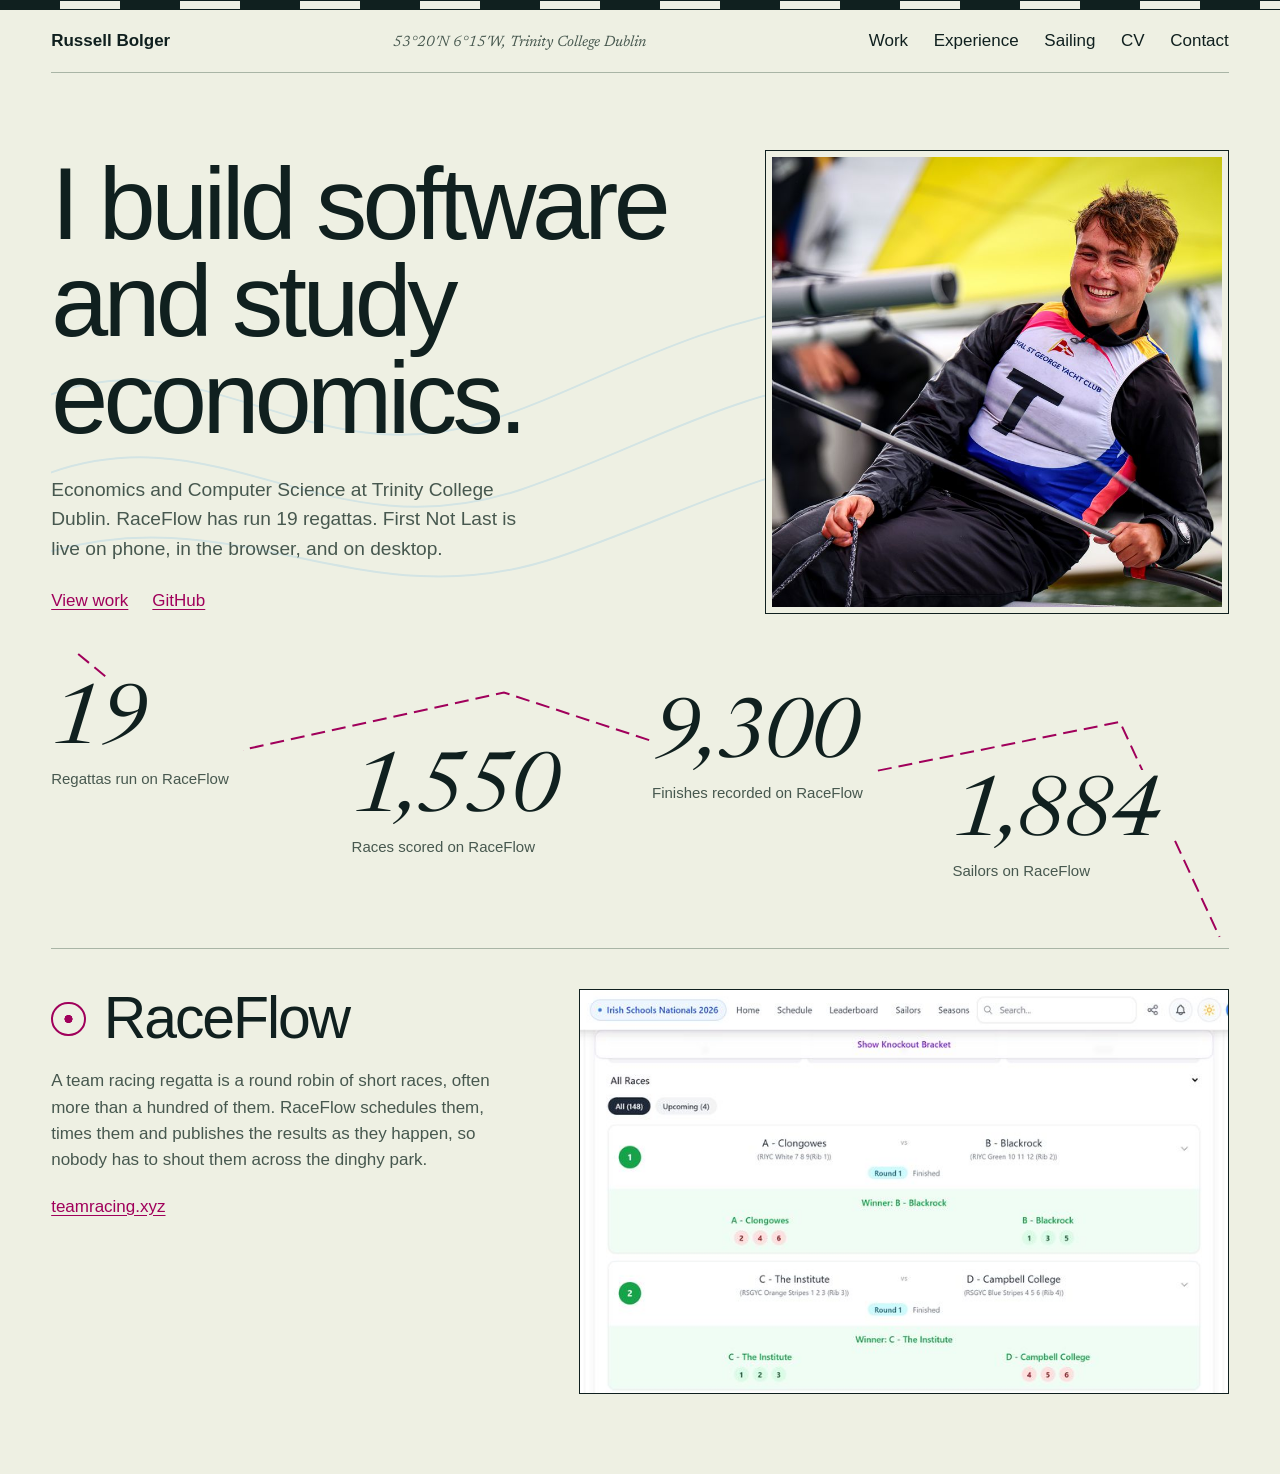
<file: .design/directions/a-chart.html>
<!doctype html>
<html lang="en"><head><meta charset="utf-8"><meta name="viewport" content="width=device-width, initial-scale=1">
<title>A: Chart</title>
<link rel="stylesheet" href="https://api.fontshare.com/v2/css?f[]=switzer@400,500,600&display=swap">
<link rel="stylesheet" href="https://fonts.googleapis.com/css2?family=Newsreader:ital,opsz,wght@1,6..72,400;1,6..72,500&display=swap">
<script>if(location.hash==='#night')document.documentElement.dataset.theme='night'</script>
<style>
:root{--ground:#eef0e3;--shoal:#d3e4e4;--ink:#10201f;--soft:#47584f;--line:#a9b5a6;--mag:#a0005b;color-scheme:light}
[data-theme=night]{--ground:#091316;--shoal:#10262c;--ink:#c4d2c9;--soft:#8fa39b;--line:#2d4247;--mag:#ff7ab8;color-scheme:dark}
*{box-sizing:border-box;margin:0}html,body{overflow-x:clip}
body{background:var(--ground);color:var(--ink);font:400 17px/1.55 Switzer,sans-serif}
.neat{height:10px;background:repeating-linear-gradient(90deg,var(--ink) 0 60px,transparent 60px 120px);border-block:1px solid var(--ink)}
.w{max-width:1440px;margin:auto;padding-inline:clamp(20px,4vw,56px);position:relative}
header{display:flex;justify-content:space-between;align-items:baseline;gap:24px;padding-block:18px;border-bottom:1px solid var(--line)}
header b{font-weight:600}nav{display:flex;gap:clamp(12px,2vw,28px)}
a{color:var(--mag);text-underline-offset:3px}nav a{color:var(--ink);text-decoration:none}
.w8{font:italic 400 15px/1.2 Newsreader,serif;color:var(--soft)}
.hero{display:grid;grid-template-columns:7fr 5fr;gap:clamp(24px,5vw,72px);align-items:end;padding-block:clamp(40px,6vw,88px) 40px;position:relative}
.hero>*{position:relative}
.contour{position:absolute;inset:0;width:100%;height:100%;fill:none;stroke:var(--shoal);stroke-width:2}
h1{font-weight:500;font-size:clamp(52px,8vw,124px);line-height:.95;letter-spacing:-.045em;text-wrap:balance}
.lede{margin-top:28px;max-width:44ch;font-size:clamp(18px,1.5vw,21px);color:var(--soft)}
.go{margin-top:24px;display:flex;gap:24px;font-weight:500}
figure{border:1px solid var(--ink);padding:6px;background:var(--ground)}figure img{display:block;width:100%;aspect-ratio:1;object-fit:cover}
.leg{position:relative;padding-block:24px 56px}
.track{position:absolute;left:0;top:0;width:100%;height:100%;overflow:visible;fill:none;stroke:var(--mag);stroke-width:2}
.snd{position:relative;display:grid;grid-template-columns:repeat(4,1fr);gap:24px}.snd div{background:var(--ground);justify-self:start;padding:6px 14px 8px 0}
.snd div:nth-child(2){margin-top:68px}.snd div:nth-child(3){margin-top:14px}.snd div:nth-child(4){margin-top:92px}
.snd i{display:block;font:italic 400 clamp(52px,6.4vw,96px)/1 Newsreader,serif;font-feature-settings:"lnum","tnum";letter-spacing:-.02em}
.snd span{font-size:15px;color:var(--soft)}
h2{font-weight:500;font-size:clamp(36px,4.6vw,68px);letter-spacing:-.035em;line-height:1;display:flex;align-items:center;gap:18px}
h2::before{content:"";flex:none;width:.52em;height:.52em;border:2px solid var(--mag);border-radius:50%;background:radial-gradient(circle,var(--mag) 0 18%,transparent 20%)}
.rf{display:grid;grid-template-columns:5fr 7fr;gap:clamp(24px,5vw,72px);padding-block:40px 80px;border-top:1px solid var(--line)}
.rf p{margin-top:20px;max-width:50ch;color:var(--soft)}
.rf img{display:block;width:100%;height:auto;border:1px solid var(--ink)}
@media(max-width:767px){nav a.h{display:none}.hero,.rf{grid-template-columns:1fr}.snd{grid-template-columns:1fr 1fr}.snd div:nth-child(n){margin-top:0}.w8.c{display:none}}
</style></head><body>
<div class="neat"></div>
<div class="w">
<header><b>Russell Bolger</b><span class="w8 c">53°20′N 6°15′W, Trinity College Dublin</span><nav><a class="h" href="#">Work</a><a class="h" href="#">Experience</a><a class="h" href="#">Sailing</a><a href="#">CV</a><a href="#">Contact</a></nav></header>
<section class="hero">
<svg class="contour" viewBox="0 0 1300 600" preserveAspectRatio="none"><path d="M-20 420C180 340 300 500 520 430S820 260 1320 320"/><path d="M-20 500C200 430 340 570 560 500S880 340 1320 400"/><path d="M-20 340C160 260 280 420 480 360S780 180 1320 240"/></svg>
<div><h1>I build software and study economics.</h1>
<p class="lede">Economics and Computer Science at Trinity College Dublin. RaceFlow has run 19 regattas. First Not Last is live on phone, in the browser, and on desktop.</p>
<p class="go"><a href="#">View work</a><a href="#">GitHub</a></p></div>
<figure><picture><img src="../../assets/img/russell-800.jpg" alt="Russell Bolger hiking out on a dinghy"></picture></figure>
</section>
<section class="leg">
<svg class="track" viewBox="0 0 1300 260" preserveAspectRatio="none"><path vector-effect="non-scaling-stroke" d="M30 0L170 92 500 34 820 118 1180 60 1290 250" stroke-dasharray="14 7"/></svg>
<div class="snd">
<div><i>19</i><span>Regattas run on RaceFlow</span></div>
<div><i>1,550</i><span>Races scored on RaceFlow</span></div>
<div><i>9,300</i><span>Finishes recorded on RaceFlow</span></div>
<div><i>1,884</i><span>Sailors on RaceFlow</span></div>
</div></section>
<section class="rf"><div><h2>RaceFlow</h2><p>A team racing regatta is a round robin of short races, often more than a hundred of them. RaceFlow schedules them, times them and publishes the results as they happen, so nobody has to shout them across the dinghy park.</p><p><a href="#">teamracing.xyz</a></p></div>
<img src="../../assets/img/rf-schedule-800.jpg" width="1400" height="870" alt="RaceFlow schedule"></section>
</div>
</body></html>
</file>
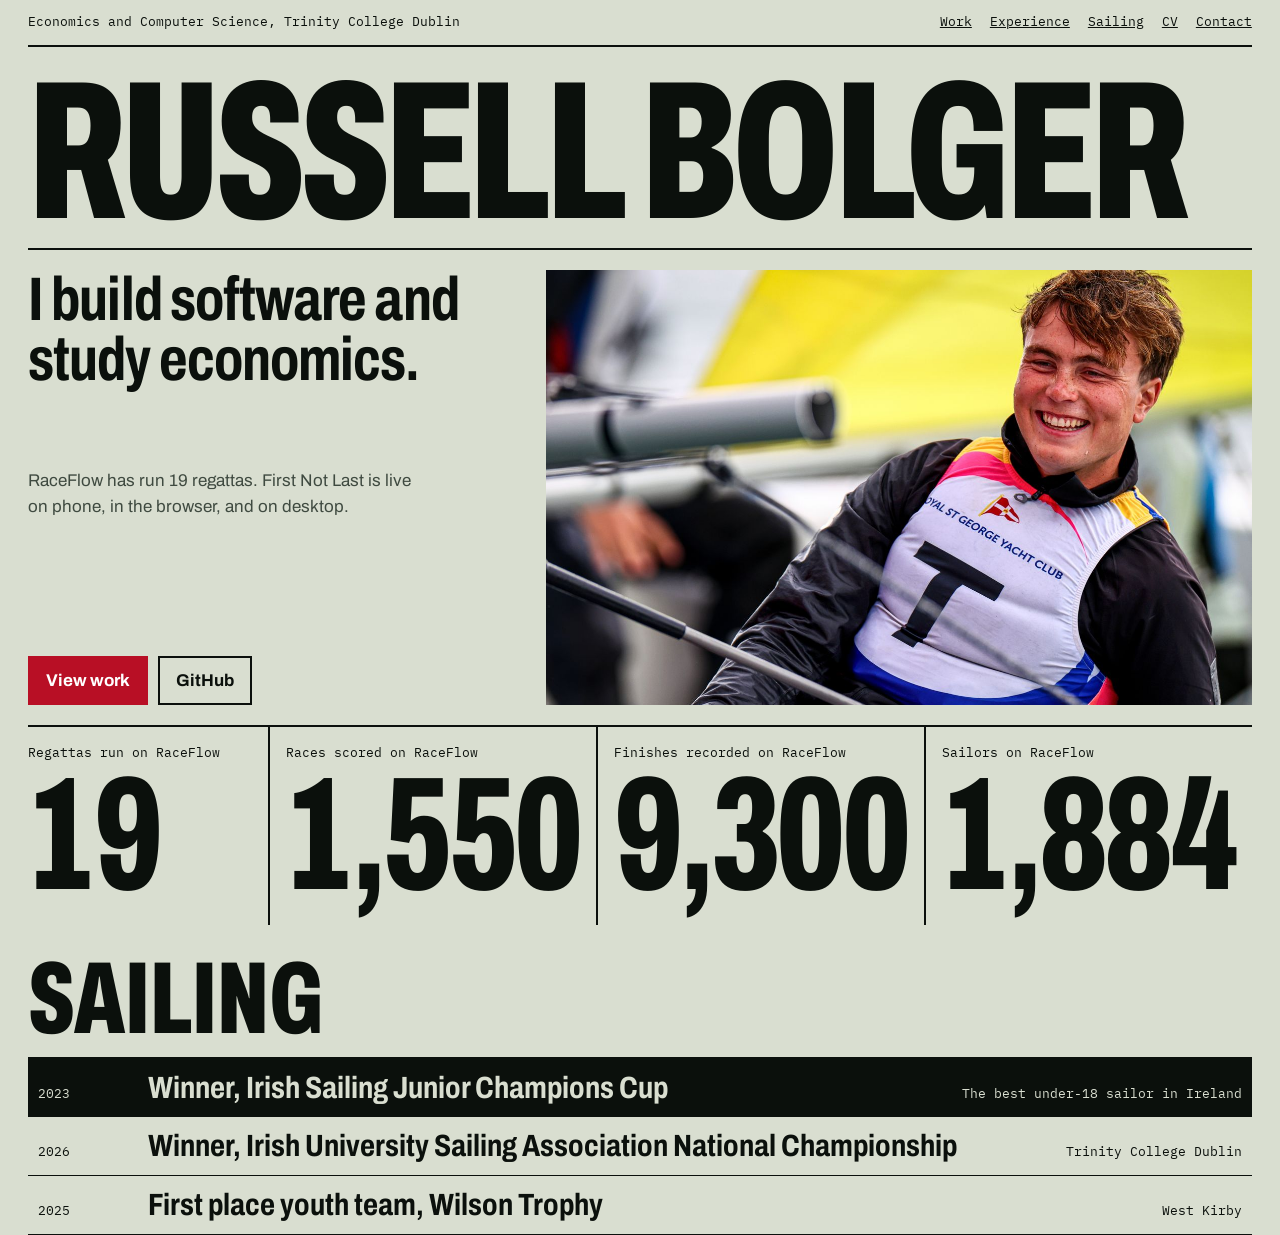
<file: .design/directions/b-instrument.html>
<!doctype html>
<html lang="en"><head><meta charset="utf-8"><meta name="viewport" content="width=device-width, initial-scale=1">
<title>B: Instrument</title>
<link rel="stylesheet" href="https://fonts.googleapis.com/css2?family=Archivo:wdth,wght@62..125,400..900&family=IBM+Plex+Mono:wght@400;500&display=swap">
<script>if(location.hash==='#night')document.documentElement.dataset.theme='night'</script>
<style>
:root{--g:#d9ded0;--ink:#0b100c;--soft:#3f4a40;--line:#0b100c;--sig:#b80f25;--on:#d9ded0;color-scheme:light}
[data-theme=night]{--g:#060a08;--ink:#e6f1dc;--soft:#9fb09f;--line:#2f3b31;--sig:#ff5a4f;--on:#060a08;color-scheme:dark}
*{box-sizing:border-box;margin:0}html,body{overflow-x:clip}
body{background:var(--g);color:var(--ink);font:400 17px/1.5 Archivo,sans-serif;font-stretch:100%}
.m{font:400 13px/1.3 "IBM Plex Mono",monospace}
.w{padding-inline:clamp(16px,2.2vw,32px);max-width:1680px;margin:auto}
header{display:flex;justify-content:space-between;padding-block:14px;border-bottom:2px solid var(--line)}
nav{display:flex;gap:18px}a{color:inherit}
.name{font-weight:800;font-stretch:62%;font-size:clamp(84px,15.4vw,270px);line-height:.8;letter-spacing:-.022em;text-transform:uppercase;padding-block:.14em .08em;white-space:nowrap}
.row{display:grid;grid-template-columns:repeat(12,1fr);gap:20px;border-top:2px solid var(--line);padding-block:20px}
h1{grid-column:1/span 5;font-weight:700;font-stretch:75%;font-size:clamp(40px,4.8vw,76px);line-height:.98;letter-spacing:-.015em}
.lede{grid-column:1/span 4;color:var(--soft)}
.ph{grid-column:6/-1;grid-row:1/span 3}.ph img{display:block;width:100%;height:clamp(280px,34vw,520px);object-fit:cover;object-position:60% 22%}
.go{grid-column:1/span 4;align-self:end;display:flex;gap:10px}
.go a{padding:12px 18px;background:var(--sig);color:#fff;text-decoration:none;font-weight:700}.go a+a{background:none;color:var(--ink);box-shadow:inset 0 0 0 2px var(--ink)}
.dials{display:grid;grid-template-columns:repeat(4,1fr);border-top:2px solid var(--line)}
.dials div{padding:12px 16px 18px;border-left:2px solid var(--line)}.dials div:first-child{border-left:0;padding-left:0}
.dials b{display:block;font-weight:800;font-stretch:62%;font-size:clamp(84px,12.6vw,214px);line-height:.88;letter-spacing:-.02em;font-variant-numeric:tabular-nums}
h2{font-weight:800;font-stretch:62%;font-size:clamp(56px,8vw,128px);line-height:.9;text-transform:uppercase;padding-block:28px 12px}
.board{list-style:none;padding:0;border-top:2px solid var(--line)}
.board li{display:grid;grid-template-columns:90px 1fr auto;gap:20px;align-items:baseline;padding:12px 10px;border-bottom:1px solid var(--line)}
.board li:first-child{background:var(--ink);color:var(--on)}
.board strong{font-weight:700;font-stretch:80%;font-size:clamp(22px,2.4vw,34px);line-height:1.1}
@media(max-width:767px){.h{display:none}.name{white-space:normal;font-size:29vw}.row>*{grid-column:1/-1!important;grid-row:auto!important}.dials{grid-template-columns:1fr 1fr}.dials div:nth-child(3){border-left:0;padding-left:0}.dials div:nth-child(n+3){border-top:2px solid var(--line)}.dials b{font-size:27vw}.board li{grid-template-columns:48px 1fr}.board .x{display:none}}
</style></head><body>
<div class="w">
<header class="m"><span>Economics and Computer Science, Trinity College Dublin</span><nav><a class="h" href="#">Work</a><a class="h" href="#">Experience</a><a class="h" href="#">Sailing</a><a href="#">CV</a><a href="#">Contact</a></nav></header>
<p class="name">Russell Bolger</p>
<section class="row">
<h1>I build software and study economics.</h1>
<figure class="ph"><img src="../../assets/img/russell-1400.jpg" alt="Russell Bolger hiking out on a dinghy"></figure>
<p class="lede">RaceFlow has run 19 regattas. First Not Last is live on phone, in the browser, and on desktop.</p>
<p class="go"><a href="#">View work</a><a href="#">GitHub</a></p>
</section>
<section class="dials">
<div><span class="m">Regattas run on RaceFlow</span><b>19</b></div>
<div><span class="m">Races scored on RaceFlow</span><b>1,550</b></div>
<div><span class="m">Finishes recorded on RaceFlow</span><b>9,300</b></div>
<div><span class="m">Sailors on RaceFlow</span><b>1,884</b></div>
</section>
<section><h2>Sailing</h2>
<ol class="board">
<li><span class="m">2023</span><strong>Winner, Irish Sailing Junior Champions Cup</strong><span class="m x">The best under-18 sailor in Ireland</span></li>
<li><span class="m">2026</span><strong>Winner, Irish University Sailing Association National Championship</strong><span class="m x">Trinity College Dublin</span></li>
<li><span class="m">2025</span><strong>First place youth team, Wilson Trophy</strong><span class="m x">West Kirby</span></li>
</ol></section>
</div>
</body></html>
</file>
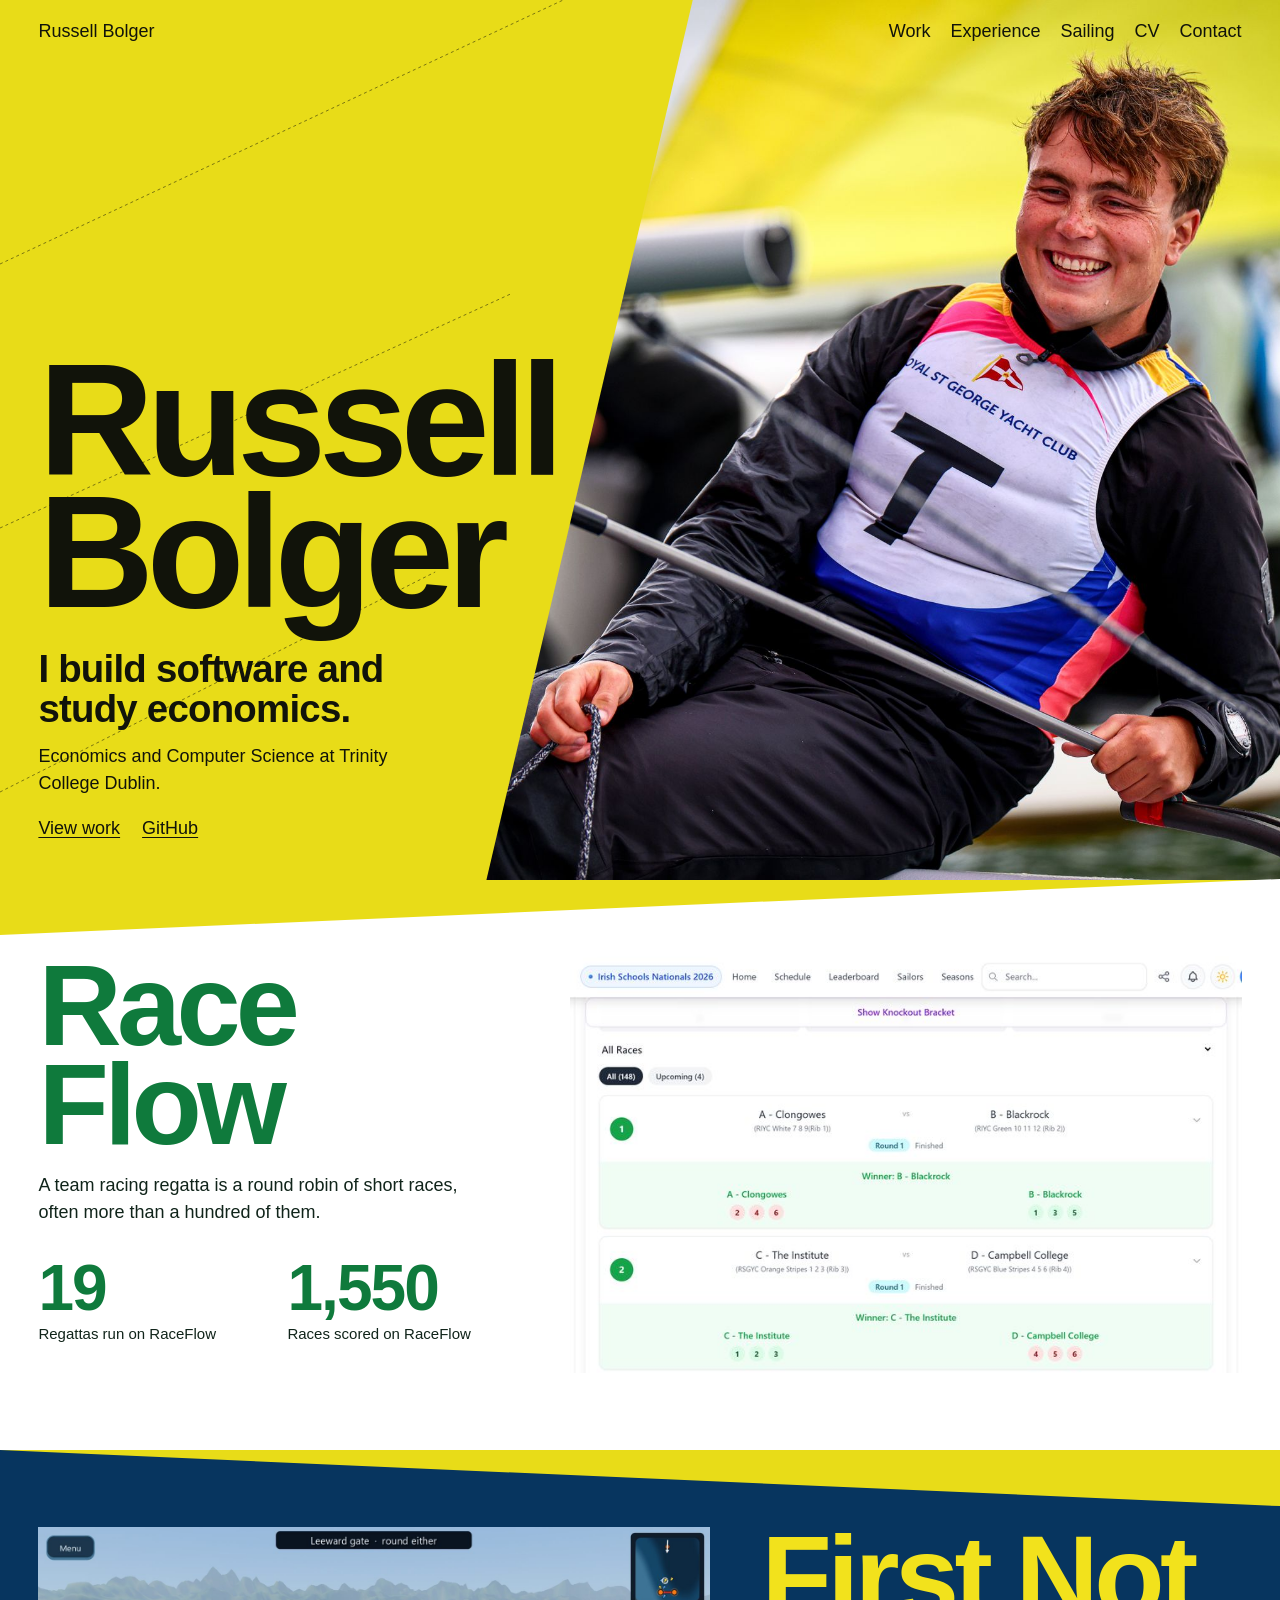
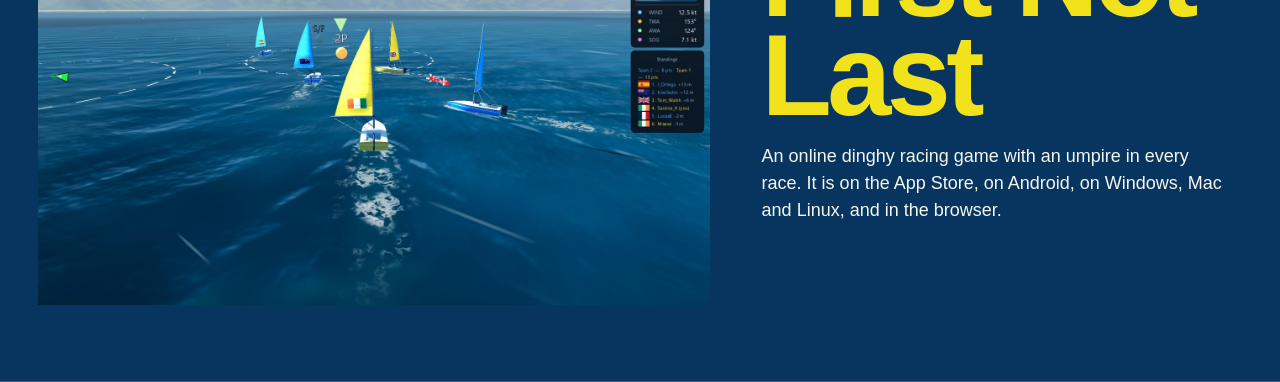
<file: .design/directions/c-spinnaker.html>
<!doctype html>
<html lang="en"><head><meta charset="utf-8"><meta name="viewport" content="width=device-width, initial-scale=1">
<title>C: Spinnaker</title>
<link rel="stylesheet" href="https://api.fontshare.com/v2/css?f[]=cabinet-grotesk@800,900&f[]=switzer@400,500&display=swap">
<script>if(location.hash==='#night')document.documentElement.dataset.theme='night'</script>
<style>
:root{--y:#e8dc18;--yi:#11130a;--rf:#ffffff;--rfi:#10241a;--rfa:#0f7a3c;--fn:#07355f;--fni:#f4f6ef;--fna:#f2e21c;color-scheme:light}
[data-theme=night]{--y:#c9be0e;--rf:#0e1a14;--rfi:#e7f1ea;--rfa:#5fd28d;--fn:#04192e;color-scheme:dark}
*{box-sizing:border-box;margin:0}html,body{overflow-x:clip}
body{font:400 18px/1.5 Switzer,sans-serif;background:var(--y);color:var(--yi)}
a{color:inherit;text-underline-offset:3px}
.top{position:absolute;z-index:2;left:0;right:0;display:flex;justify-content:space-between;padding:18px clamp(18px,3vw,44px);font-weight:500}
.top nav{display:flex;gap:20px}.top nav a{text-decoration:none}
.hero{position:relative;min-height:min(100svh,880px);background:var(--y);display:grid;align-items:end}
.hero img{position:absolute;right:0;top:0;width:62%;height:100%;object-fit:cover;object-position:62% 20%;clip-path:polygon(26% 0,100% 0,100% 100%,0 100%)}
.seam{position:absolute;inset:0;width:100%;height:100%;fill:none;stroke:var(--yi);stroke-width:1;opacity:.5}
.copy{position:relative;padding:clamp(90px,10vw,130px) clamp(18px,3vw,44px) clamp(24px,3vw,44px);max-width:64%}
.nm{font:900 clamp(82px,12.5vw,206px)/.82 "Cabinet Grotesk",sans-serif;letter-spacing:-.045em}
h1{margin-top:32px;font:800 clamp(28px,3vw,46px)/1.04 "Cabinet Grotesk",sans-serif;letter-spacing:-.02em;max-width:17ch}
.lede{margin-top:14px;max-width:40ch}
.go{margin-top:18px;display:flex;gap:22px;font-weight:500}
.panel{position:relative;padding:clamp(48px,6vw,96px) clamp(18px,3vw,44px);display:grid;grid-template-columns:5fr 7fr;gap:clamp(24px,4vw,64px)}
.panel h2{font:900 clamp(60px,9vw,150px)/.86 "Cabinet Grotesk",sans-serif;letter-spacing:-.04em}
.panel p{margin-top:18px;max-width:46ch}
.rf{background:var(--rf);color:var(--rfi);clip-path:polygon(0 56px,100% 0,100% 100%,0 100%);margin-top:-1px}
.rf h2,.rf .n b{color:var(--rfa)}.n{display:grid;grid-template-columns:1fr 1fr;gap:18px;margin-top:30px}.n b{display:block;font:900 clamp(44px,5vw,78px)/1 "Cabinet Grotesk",sans-serif;letter-spacing:-.03em}.n span{font-size:15px}
.panel img{display:block;width:100%;height:auto}
.fn{background:var(--fn);color:var(--fni);grid-template-columns:7fr 5fr;clip-path:polygon(0 0,100% 56px,100% 100%,0 100%)}.fn h2{color:var(--fna)}
@media(max-width:767px){.h{display:none}.hero{display:block;min-height:0}.hero img{position:relative;width:100%;height:96vw;clip-path:polygon(0 0,100% 0,100% 100%,0 90%)}.seam{display:none}.top{position:relative;background:var(--y);color:var(--yi)!important}.copy{max-width:none;padding-top:20px}.nm{font-size:25vw}.panel,.fn{grid-template-columns:1fr}}
</style></head><body>
<header class="top"><a href="#" style="text-decoration:none">Russell Bolger</a><nav><a class="h" href="#">Work</a><a class="h" href="#">Experience</a><a class="h" href="#">Sailing</a><a href="#">CV</a><a href="#">Contact</a></nav></header>
<section class="hero">
<img src="../../assets/img/russell-1400.jpg" alt="Russell Bolger hiking out on a dinghy">
<svg class="seam" viewBox="0 0 1000 600" preserveAspectRatio="none"><path vector-effect="non-scaling-stroke" d="M0 180L440 0M0 360L400 200M0 540L340 390" stroke-dasharray="3 3"/></svg>
<div class="copy"><p class="nm">Russell<br>Bolger</p>
<h1>I build software and study economics.</h1>
<p class="lede">Economics and Computer Science at Trinity College Dublin.</p>
<p class="go"><a href="#">View work</a><a href="#">GitHub</a></p></div>
</section>
<section class="panel rf"><div><h2>Race<br>Flow</h2><p>A team racing regatta is a round robin of short races, often more than a hundred of them.</p>
<div class="n"><div><b>19</b><span>Regattas run on RaceFlow</span></div><div><b>1,550</b><span>Races scored on RaceFlow</span></div></div></div>
<img src="../../assets/img/rf-schedule-800.jpg" width="1400" height="870" alt="RaceFlow schedule"></section>
<section class="panel fn"><img src="../../assets/img/fnl-team-race-1600.jpg" width="1600" height="900" alt="First Not Last race"><div><h2>First Not Last</h2><p>An online dinghy racing game with an umpire in every race. It is on the App Store, on Android, on Windows, Mac and Linux, and in the browser.</p></div></section>
</body></html>
</file>
